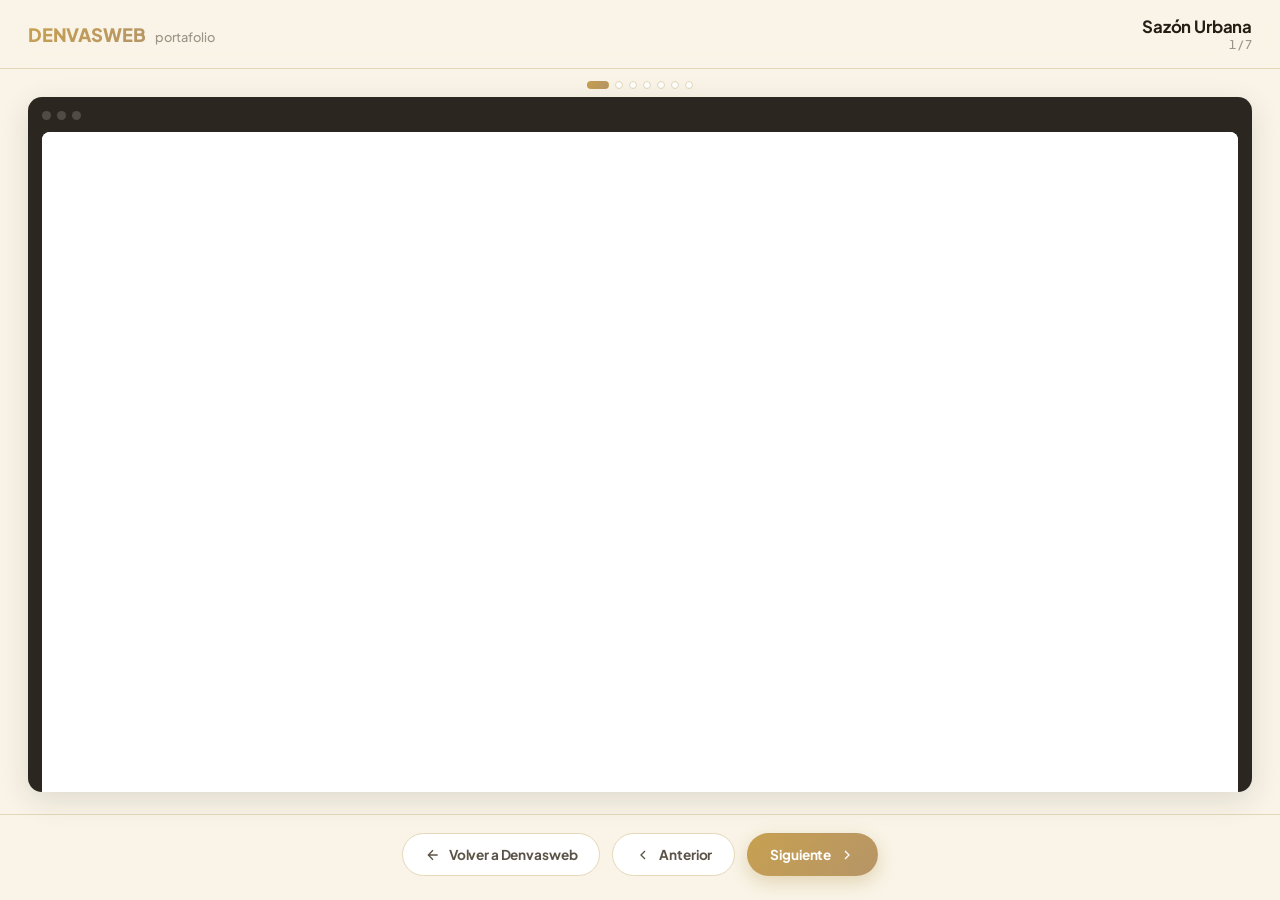
<file: portfolio/index.html>
<!DOCTYPE html>
<html lang="es">
<head>
<!-- Google tag (gtag.js) -->
<script async src="https://www.googletagmanager.com/gtag/js?id=G-FTLBBM3H6V"></script>
<script>
  window.dataLayer = window.dataLayer || [];
  function gtag(){dataLayer.push(arguments);}
  gtag('js', new Date());
  gtag('config', 'G-FTLBBM3H6V');
</script>
<meta charset="UTF-8">
<meta name="viewport" content="width=device-width, initial-scale=1.0">
<title>Denvasweb — Portafolio</title>
<link rel="preconnect" href="https://fonts.googleapis.com">
<link rel="preconnect" href="https://fonts.gstatic.com" crossorigin>
<link href="https://fonts.googleapis.com/css2?family=Plus+Jakarta+Sans:wght@400;500;600;700;800&display=swap" rel="stylesheet">
<style>
  :root{
    --ink: #241E15;
    --section-tint: #F2E4C0;
    --gold-pale: #EBE3B5;
    --gold: #A9822F;
    --gold-light: #C7A050;
    --gold-deep: #B69567;
    --off-white: #F9F4E7;
    --white: #FFFFFF;
    --text: #5B5347;
    --text-light: #9C9385;
    --border: #E4D8B8;
    --device-bezel: #2B2620;
    --radius: 14px;
    --radius-sm: 8px;
    --ease: cubic-bezier(.22,1,.36,1);
  }
  *{ box-sizing:border-box; }
  html,body{ height:100%; margin:0; }
  body{
    background: var(--off-white);
    color: var(--ink);
    font-family: 'Plus Jakarta Sans', sans-serif;
    display:flex;
    flex-direction:column;
    overflow:hidden;
  }
  @media (prefers-reduced-motion: reduce){
    *{ transition: none !important; animation: none !important; }
  }

  /* ---- Header ---- */
  header{
    display:flex;
    align-items:center;
    justify-content:space-between;
    padding: 16px 28px;
    border-bottom: 1px solid var(--border);
    background: rgba(249, 244, 231, 0.85);
    backdrop-filter: blur(10px);
    flex-shrink:0;
  }
  .brand{
    display:flex;
    align-items:baseline;
    gap:10px;
  }
  .brand .mark{
    font-weight:800;
    font-size:1.15rem;
    letter-spacing:-0.01em;
    text-transform:uppercase;
    background: linear-gradient(135deg, var(--gold-light), var(--gold-deep));
    -webkit-background-clip:text;
    background-clip:text;
    color:transparent;
  }
  .brand .sub{
    font-size:0.8rem;
    font-weight:500;
    color: var(--text-light);
  }
  .reel-info{
    text-align:right;
  }
  .reel-info .name{
    font-weight:700;
    font-size:1.05rem;
    letter-spacing:-0.01em;
    color: var(--ink);
  }
  .reel-info .count{
    font-size:0.75rem;
    font-weight:500;
    color: var(--text-light);
    font-variant-numeric: tabular-nums;
  }

  /* ---- Sprocket dots (signature element) ---- */
  .sprockets{
    display:flex;
    gap:6px;
    justify-content:center;
    padding: 12px 0 8px;
    background: var(--off-white);
    flex-shrink:0;
  }
  .sprockets button{
    width:8px; height:8px;
    border-radius:50%;
    border:1px solid var(--border);
    background: var(--white);
    padding:0;
    cursor:pointer;
    transition: all .3s var(--ease);
  }
  .sprockets button.active{
    background: linear-gradient(135deg, var(--gold-light), var(--gold-deep));
    border-color: transparent;
    width:22px;
    border-radius:5px;
  }

  /* ---- Viewer ---- */
  .viewer-wrap{
    flex:1;
    position:relative;
    padding: 0 28px 22px;
    min-height:0;
  }
  .viewer{
    position:relative;
    height:100%;
    border-radius: var(--radius);
    overflow:hidden;
    background: var(--device-bezel);
    padding: 14px 14px 0;
    display:flex;
    flex-direction:column;
    box-shadow: 0 8px 30px rgba(36,30,21,0.12);
  }
  .device-dots{
    display:flex;
    gap:6px;
    padding-bottom:12px;
    flex-shrink:0;
  }
  .device-dots span{
    width:9px; height:9px;
    border-radius:50%;
    background: rgba(249,244,231,0.18);
  }
  .screen{
    position:relative;
    flex:1;
    border-radius: var(--radius-sm) var(--radius-sm) 0 0;
    overflow:hidden;
    background: var(--white);
    min-height:0;
  }
  iframe{
    width:100%;
    height:100%;
    border:0;
    display:block;
    background:#fff;
  }
  .nav-edge{
    position:absolute;
    top:0; bottom:0;
    width:64px;
    display:flex;
    align-items:center;
    justify-content:center;
    background: transparent;
    border:0;
    cursor:pointer;
    color: var(--gold-deep);
    opacity:0;
    transition: opacity .2s var(--ease), background .2s var(--ease);
    z-index:2;
  }
  .screen:hover .nav-edge{ opacity:1; }
  .nav-edge:hover{ background: linear-gradient(90deg, rgba(36,30,21,0.06), transparent); }
  .nav-edge.right:hover{ background: linear-gradient(270deg, rgba(36,30,21,0.06), transparent); }
  .nav-edge.left{ left:0; }
  .nav-edge.right{ right:0; }
  .nav-edge svg{ width:26px; height:26px; }

  .loading{
    position:absolute; inset:0;
    display:flex; align-items:center; justify-content:center;
    color: var(--text-light);
    font-size:0.85rem;
    font-weight:500;
    background: var(--off-white);
    z-index:1;
  }
  .loading.hidden{ display:none; }

  /* ---- Bottom controls ---- */
  footer{
    display:flex;
    align-items:center;
    justify-content:center;
    gap:12px;
    padding: 18px 28px 24px;
    border-top: 1px solid var(--border);
    background: var(--off-white);
    flex-shrink:0;
  }
  .btn{
    font-family:'Plus Jakarta Sans', sans-serif;
    font-size:0.85rem;
    font-weight:700;
    letter-spacing:-0.01em;
    padding: 12px 22px;
    border-radius: 999px;
    border: 1px solid var(--border);
    background: var(--white);
    color: var(--text);
    cursor:pointer;
    display:flex;
    align-items:center;
    gap:8px;
    text-decoration:none;
    transition: transform .25s var(--ease), border-color .25s var(--ease), color .25s var(--ease), box-shadow .25s var(--ease);
  }
  .btn:hover{
    border-color: var(--gold-light);
    color: var(--gold-deep);
    transform: translateY(-2px);
  }
  .btn:active{ transform: translateY(0); }
  .btn.primary{
    background: linear-gradient(135deg, var(--gold-light), var(--gold-deep));
    border-color: transparent;
    color: var(--white);
    box-shadow: 0 6px 18px rgba(169,130,47,0.28);
  }
  .btn.primary:hover{
    color: var(--white);
    box-shadow: 0 10px 24px rgba(169,130,47,0.36);
  }
  .btn svg{ width:16px; height:16px; }

  @media (max-width: 640px){
    header{ padding: 14px 16px; }
    .brand .sub{ display:none; }
    .viewer-wrap{ padding: 0 14px 16px; }
    footer{ flex-wrap:wrap; padding: 16px 14px 20px; gap:10px; }
    .btn{ padding: 11px 18px; font-size:0.8rem; }
    .nav-edge{ opacity:1; width:44px; }
  }
</style>
</head>
<body>

<header>
  <div class="brand">
    <span class="mark">DENVASWEB</span>
    <span class="sub">portafolio</span>
  </div>
  <div class="reel-info">
    <div class="name" id="projectName">—</div>
    <div class="count" id="projectCount">— / —</div>
  </div>
</header>

<div class="sprockets" id="sprockets"></div>

<div class="viewer-wrap">
  <div class="viewer">
    <div class="device-dots"><span></span><span></span><span></span></div>
    <div class="screen">
      <div class="loading" id="loading">Cargando sitio…</div>
      <button class="nav-edge left" id="edgePrev" aria-label="Proyecto anterior">
        <svg viewBox="0 0 24 24" fill="none" stroke="currentColor" stroke-width="2"><path d="M15 18l-6-6 6-6"/></svg>
      </button>
      <iframe id="frame" title="Vista previa del proyecto"></iframe>
      <button class="nav-edge right" id="edgeNext" aria-label="Proyecto siguiente">
        <svg viewBox="0 0 24 24" fill="none" stroke="currentColor" stroke-width="2"><path d="M9 18l6-6-6-6"/></svg>
      </button>
    </div>
  </div>
</div>

<footer>
  <a class="btn" href="https://denvasweb.com" id="backBtn">
    <svg viewBox="0 0 24 24" fill="none" stroke="currentColor" stroke-width="2"><path d="M19 12H5M12 19l-7-7 7-7"/></svg>
    Volver a Denvasweb
  </a>
  <button class="btn" id="prevBtn">
    <svg viewBox="0 0 24 24" fill="none" stroke="currentColor" stroke-width="2"><path d="M15 18l-6-6 6-6"/></svg>
    Anterior
  </button>
  <button class="btn primary" id="nextBtn">
    Siguiente
    <svg viewBox="0 0 24 24" fill="none" stroke="currentColor" stroke-width="2"><path d="M9 18l6-6-6-6"/></svg>
  </button>
</footer>

<script>
  // ============================================
  // LISTA DE PROYECTOS
  // Para agregar uno nuevo: copia una línea y
  // cambia el nombre y el link. Guarda, sube a
  // GitHub Desktop y listo — Netlify lo despliega.
  // ============================================
  const PROJECTS = [
    { name: "Sazón Urbana",         url: "https://sazon-urbana.netlify.app/" },
    { name: "Aldrich & Co.",        url: "https://project-aldrich.netlify.app/" },
    { name: "SteelCrest Roofing",   url: "https://steelcrest-roofing.netlify.app/" },
    { name: "Ironwood",             url: "https://project-ironwood.netlify.app/" },
    { name: "Pristine Pro",         url: "https://pristine-pro.netlify.app/" },
    { name: "24 Hours Cleaning",    url: "https://24hourscleaningservices.com/" },
    { name: "Landscaping Demo",     url: "https://landscaping-demo1.netlify.app/" },
  ];

  let current = 0;
  const frame = document.getElementById('frame');
  const loading = document.getElementById('loading');
  const projectName = document.getElementById('projectName');
  const projectCount = document.getElementById('projectCount');
  const sprockets = document.getElementById('sprockets');

  function buildSprockets(){
    sprockets.innerHTML = '';
    PROJECTS.forEach((p, i) => {
      const b = document.createElement('button');
      b.setAttribute('aria-label', 'Ir a ' + p.name);
      b.addEventListener('click', () => goTo(i));
      sprockets.appendChild(b);
    });
  }

  function render(){
    const p = PROJECTS[current];
    loading.classList.remove('hidden');
    frame.src = p.url;
    projectName.textContent = p.name;
    projectCount.textContent = (current + 1) + ' / ' + PROJECTS.length;
    [...sprockets.children].forEach((el, i) => {
      el.classList.toggle('active', i === current);
    });
  }

  frame.addEventListener('load', () => loading.classList.add('hidden'));

  function goTo(i){
    current = (i + PROJECTS.length) % PROJECTS.length;
    render();
  }
  function next(){ goTo(current + 1); }
  function prev(){ goTo(current - 1); }

  document.getElementById('nextBtn').addEventListener('click', next);
  document.getElementById('prevBtn').addEventListener('click', prev);
  document.getElementById('edgeNext').addEventListener('click', next);
  document.getElementById('edgePrev').addEventListener('click', prev);

  document.addEventListener('keydown', (e) => {
    if (e.key === 'ArrowRight') next();
    if (e.key === 'ArrowLeft') prev();
  });

  buildSprockets();
  render();
</script>

</body>
</html>
</file>
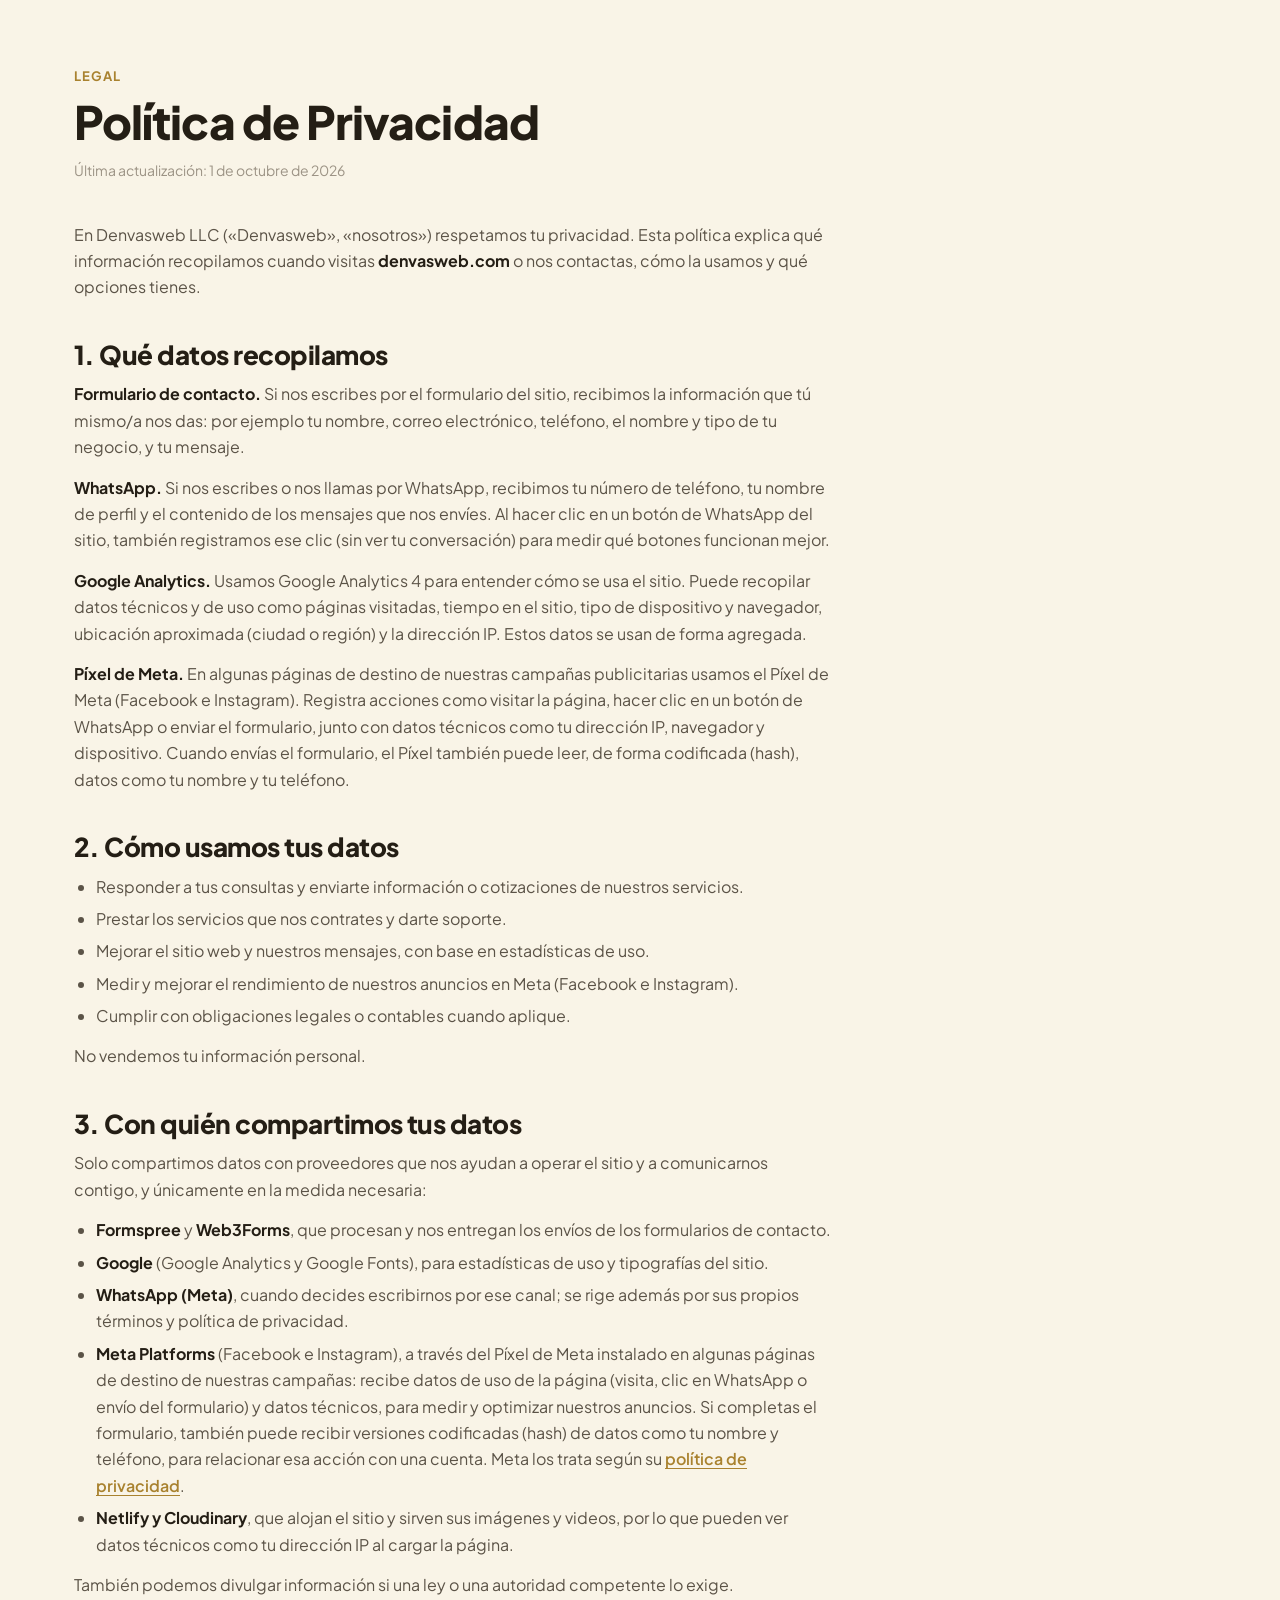
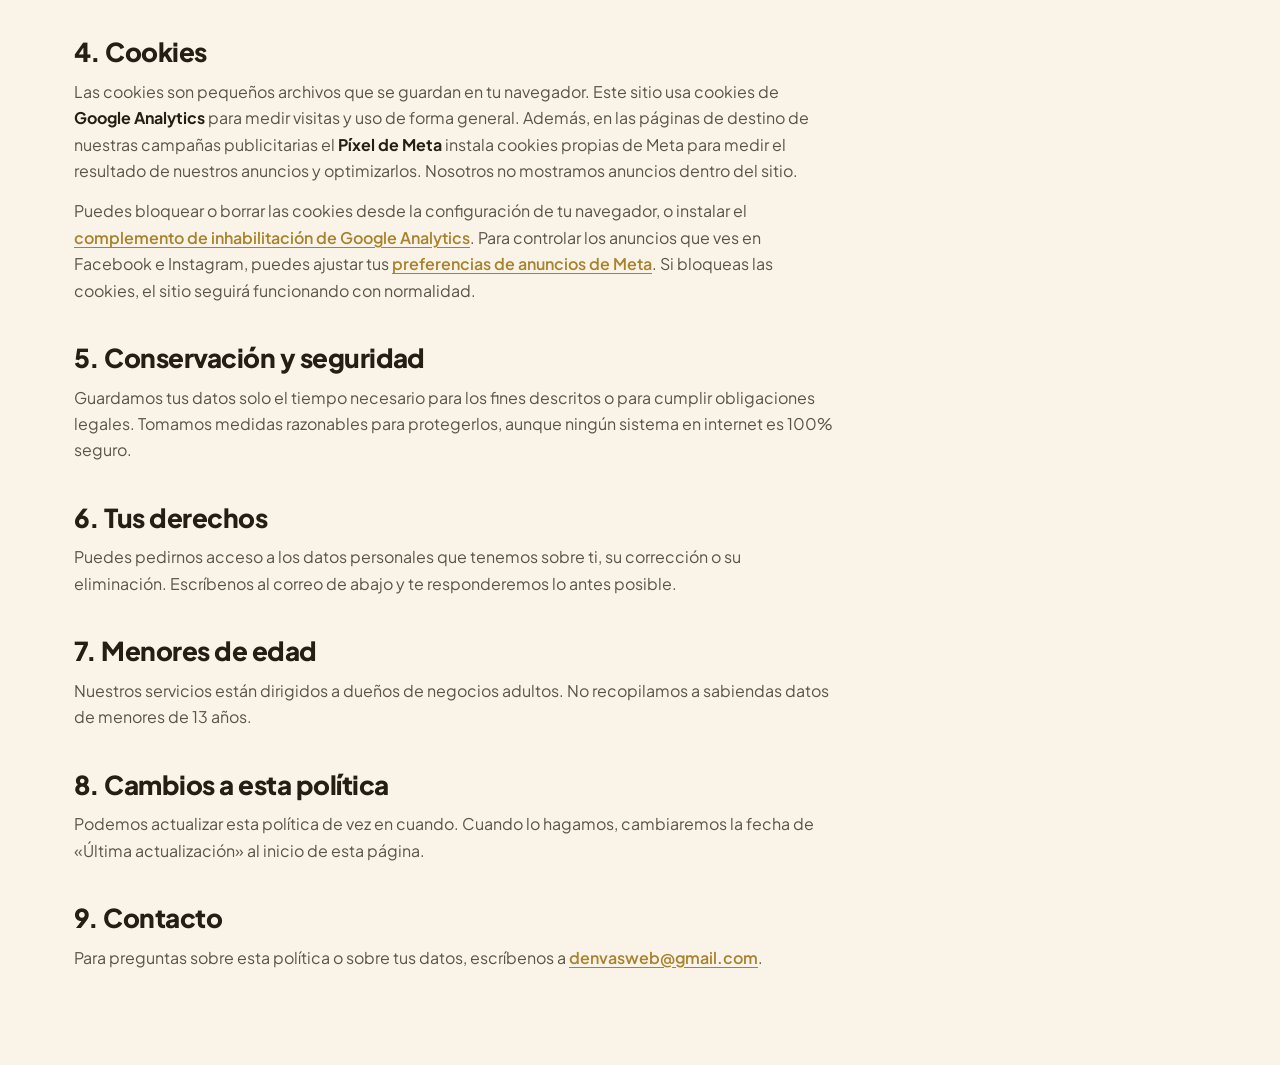
<file: privacidad/index.html>
<!DOCTYPE html>
<html lang="es">
<head>
<!-- Google tag (gtag.js) -->
<script async src="https://www.googletagmanager.com/gtag/js?id=G-FTLBBM3H6V"></script>
<script>
  window.dataLayer = window.dataLayer || [];
  function gtag(){dataLayer.push(arguments);}
  gtag('js', new Date());
  gtag('config', 'G-FTLBBM3H6V');
</script>
<meta charset="UTF-8">
<meta name="viewport" content="width=device-width, initial-scale=1.0">
<title>Política de Privacidad — Denvasweb</title>
<meta name="description" content="Política de Privacidad de Denvasweb: qué datos recopilamos, cómo los usamos, con quién los compartimos y cómo contactarnos sobre tus datos.">
<link rel="canonical" href="https://denvasweb.com/privacidad">

<meta property="og:type" content="website">
<meta property="og:site_name" content="Denvasweb">
<meta property="og:title" content="Política de Privacidad — Denvasweb">
<meta property="og:description" content="Cómo Denvasweb recopila, usa y protege tus datos personales.">
<meta property="og:url" content="https://denvasweb.com/privacidad">
<meta property="og:image" content="https://res.cloudinary.com/kat6qihq/image/upload/v1788154947/og-cover.webp">

<link rel="icon" href="/images/favicon.svg" type="image/svg+xml">
<link rel="preconnect" href="https://fonts.googleapis.com">
<link rel="preconnect" href="https://fonts.gstatic.com" crossorigin>
<link href="https://fonts.googleapis.com/css2?family=Plus+Jakarta+Sans:wght@400;500;600;700;800&display=swap" rel="stylesheet">
<link rel="stylesheet" href="/style.css">

<style>
  /* Solo para esta página de texto legal */
  .legal { padding: 64px 0 80px; }
  .legal-inner { max-width: 760px; }
  .legal h1 { font-size: clamp(32px, 5vw, 46px); margin-bottom: 12px; }
  .legal .legal-updated { color: var(--text-light); font-size: 14px; margin-bottom: 40px; }
  .legal h2 { font-size: clamp(21px, 2.6vw, 26px); margin: 40px 0 12px; }
  .legal p { margin-bottom: 14px; }
  .legal ul { list-style: disc; padding-left: 22px; margin-bottom: 14px; }
  .legal li { line-height: 1.65; margin-bottom: 6px; }
  .legal strong { color: var(--ink); }
  .legal a { color: var(--gold); font-weight: 600; text-decoration: underline; text-underline-offset: 3px; }
  .legal a:hover { color: var(--gold-light); }
</style>
</head>
<body>

<div class="noise-overlay" aria-hidden="true"></div>

<!-- HEADER -->
<!-- INCLUDE:navbar -->

<main>
  <section class="legal">
    <div class="container">
      <div class="legal-inner">

        <span class="eyebrow">Legal</span>
        <h1>Política de Privacidad</h1>
        <p class="legal-updated">Última actualización: 1 de octubre de 2026</p>

        <p>En Denvasweb LLC («Denvasweb», «nosotros») respetamos tu privacidad. Esta política explica qué información recopilamos cuando visitas <strong>denvasweb.com</strong> o nos contactas, cómo la usamos y qué opciones tienes.</p>

        <h2>1. Qué datos recopilamos</h2>
        <p><strong>Formulario de contacto.</strong> Si nos escribes por el formulario del sitio, recibimos la información que tú mismo/a nos das: por ejemplo tu nombre, correo electrónico, teléfono, el nombre y tipo de tu negocio, y tu mensaje.</p>
        <p><strong>WhatsApp.</strong> Si nos escribes o nos llamas por WhatsApp, recibimos tu número de teléfono, tu nombre de perfil y el contenido de los mensajes que nos envíes. Al hacer clic en un botón de WhatsApp del sitio, también registramos ese clic (sin ver tu conversación) para medir qué botones funcionan mejor.</p>
        <p><strong>Google Analytics.</strong> Usamos Google Analytics 4 para entender cómo se usa el sitio. Puede recopilar datos técnicos y de uso como páginas visitadas, tiempo en el sitio, tipo de dispositivo y navegador, ubicación aproximada (ciudad o región) y la dirección IP. Estos datos se usan de forma agregada.</p>
        <p><strong>Píxel de Meta.</strong> En algunas páginas de destino de nuestras campañas publicitarias usamos el Píxel de Meta (Facebook e Instagram). Registra acciones como visitar la página, hacer clic en un botón de WhatsApp o enviar el formulario, junto con datos técnicos como tu dirección IP, navegador y dispositivo. Cuando envías el formulario, el Píxel también puede leer, de forma codificada (hash), datos como tu nombre y tu teléfono.</p>

        <h2>2. Cómo usamos tus datos</h2>
        <ul>
          <li>Responder a tus consultas y enviarte información o cotizaciones de nuestros servicios.</li>
          <li>Prestar los servicios que nos contrates y darte soporte.</li>
          <li>Mejorar el sitio web y nuestros mensajes, con base en estadísticas de uso.</li>
          <li>Medir y mejorar el rendimiento de nuestros anuncios en Meta (Facebook e Instagram).</li>
          <li>Cumplir con obligaciones legales o contables cuando aplique.</li>
        </ul>
        <p>No vendemos tu información personal.</p>

        <h2>3. Con quién compartimos tus datos</h2>
        <p>Solo compartimos datos con proveedores que nos ayudan a operar el sitio y a comunicarnos contigo, y únicamente en la medida necesaria:</p>
        <ul>
          <li><strong>Formspree</strong> y <strong>Web3Forms</strong>, que procesan y nos entregan los envíos de los formularios de contacto.</li>
          <li><strong>Google</strong> (Google Analytics y Google Fonts), para estadísticas de uso y tipografías del sitio.</li>
          <li><strong>WhatsApp (Meta)</strong>, cuando decides escribirnos por ese canal; se rige además por sus propios términos y política de privacidad.</li>
          <li><strong>Meta Platforms</strong> (Facebook e Instagram), a través del Píxel de Meta instalado en algunas páginas de destino de nuestras campañas: recibe datos de uso de la página (visita, clic en WhatsApp o envío del formulario) y datos técnicos, para medir y optimizar nuestros anuncios. Si completas el formulario, también puede recibir versiones codificadas (hash) de datos como tu nombre y teléfono, para relacionar esa acción con una cuenta. Meta los trata según su <a href="https://www.facebook.com/privacy/policy/" target="_blank" rel="noopener">política de privacidad</a>.</li>
          <li><strong>Netlify y Cloudinary</strong>, que alojan el sitio y sirven sus imágenes y videos, por lo que pueden ver datos técnicos como tu dirección IP al cargar la página.</li>
        </ul>
        <p>También podemos divulgar información si una ley o una autoridad competente lo exige.</p>

        <h2>4. Cookies</h2>
        <p>Las cookies son pequeños archivos que se guardan en tu navegador. Este sitio usa cookies de <strong>Google Analytics</strong> para medir visitas y uso de forma general. Además, en las páginas de destino de nuestras campañas publicitarias el <strong>Píxel de Meta</strong> instala cookies propias de Meta para medir el resultado de nuestros anuncios y optimizarlos. Nosotros no mostramos anuncios dentro del sitio.</p>
        <p>Puedes bloquear o borrar las cookies desde la configuración de tu navegador, o instalar el <a href="https://tools.google.com/dlpage/gaoptout" target="_blank" rel="noopener">complemento de inhabilitación de Google Analytics</a>. Para controlar los anuncios que ves en Facebook e Instagram, puedes ajustar tus <a href="https://www.facebook.com/adpreferences/" target="_blank" rel="noopener">preferencias de anuncios de Meta</a>. Si bloqueas las cookies, el sitio seguirá funcionando con normalidad.</p>

        <h2>5. Conservación y seguridad</h2>
        <p>Guardamos tus datos solo el tiempo necesario para los fines descritos o para cumplir obligaciones legales. Tomamos medidas razonables para protegerlos, aunque ningún sistema en internet es 100% seguro.</p>

        <h2>6. Tus derechos</h2>
        <p>Puedes pedirnos acceso a los datos personales que tenemos sobre ti, su corrección o su eliminación. Escríbenos al correo de abajo y te responderemos lo antes posible.</p>

        <h2>7. Menores de edad</h2>
        <p>Nuestros servicios están dirigidos a dueños de negocios adultos. No recopilamos a sabiendas datos de menores de 13 años.</p>

        <h2>8. Cambios a esta política</h2>
        <p>Podemos actualizar esta política de vez en cuando. Cuando lo hagamos, cambiaremos la fecha de «Última actualización» al inicio de esta página.</p>

        <h2>9. Contacto</h2>
        <p>Para preguntas sobre esta política o sobre tus datos, escríbenos a <a href="mailto:denvasweb@gmail.com">denvasweb@gmail.com</a>.</p>

      </div>
    </div>
  </section>
</main>

<!-- FOOTER -->
<!-- INCLUDE:footer -->

<script src="/script.js"></script>
<script>
  // Evento GA4: clic en cualquier enlace de WhatsApp (wa.me)
  document.addEventListener('click', function(e){
    const link = e.target.closest('a[href*="wa.me"]');
    if (link && typeof gtag === 'function') {
      gtag('event', 'click_whatsapp', {
        link_url: link.href,
        page_location: window.location.href
      });
    }
  });
</script>
</body>
</html>
</file>
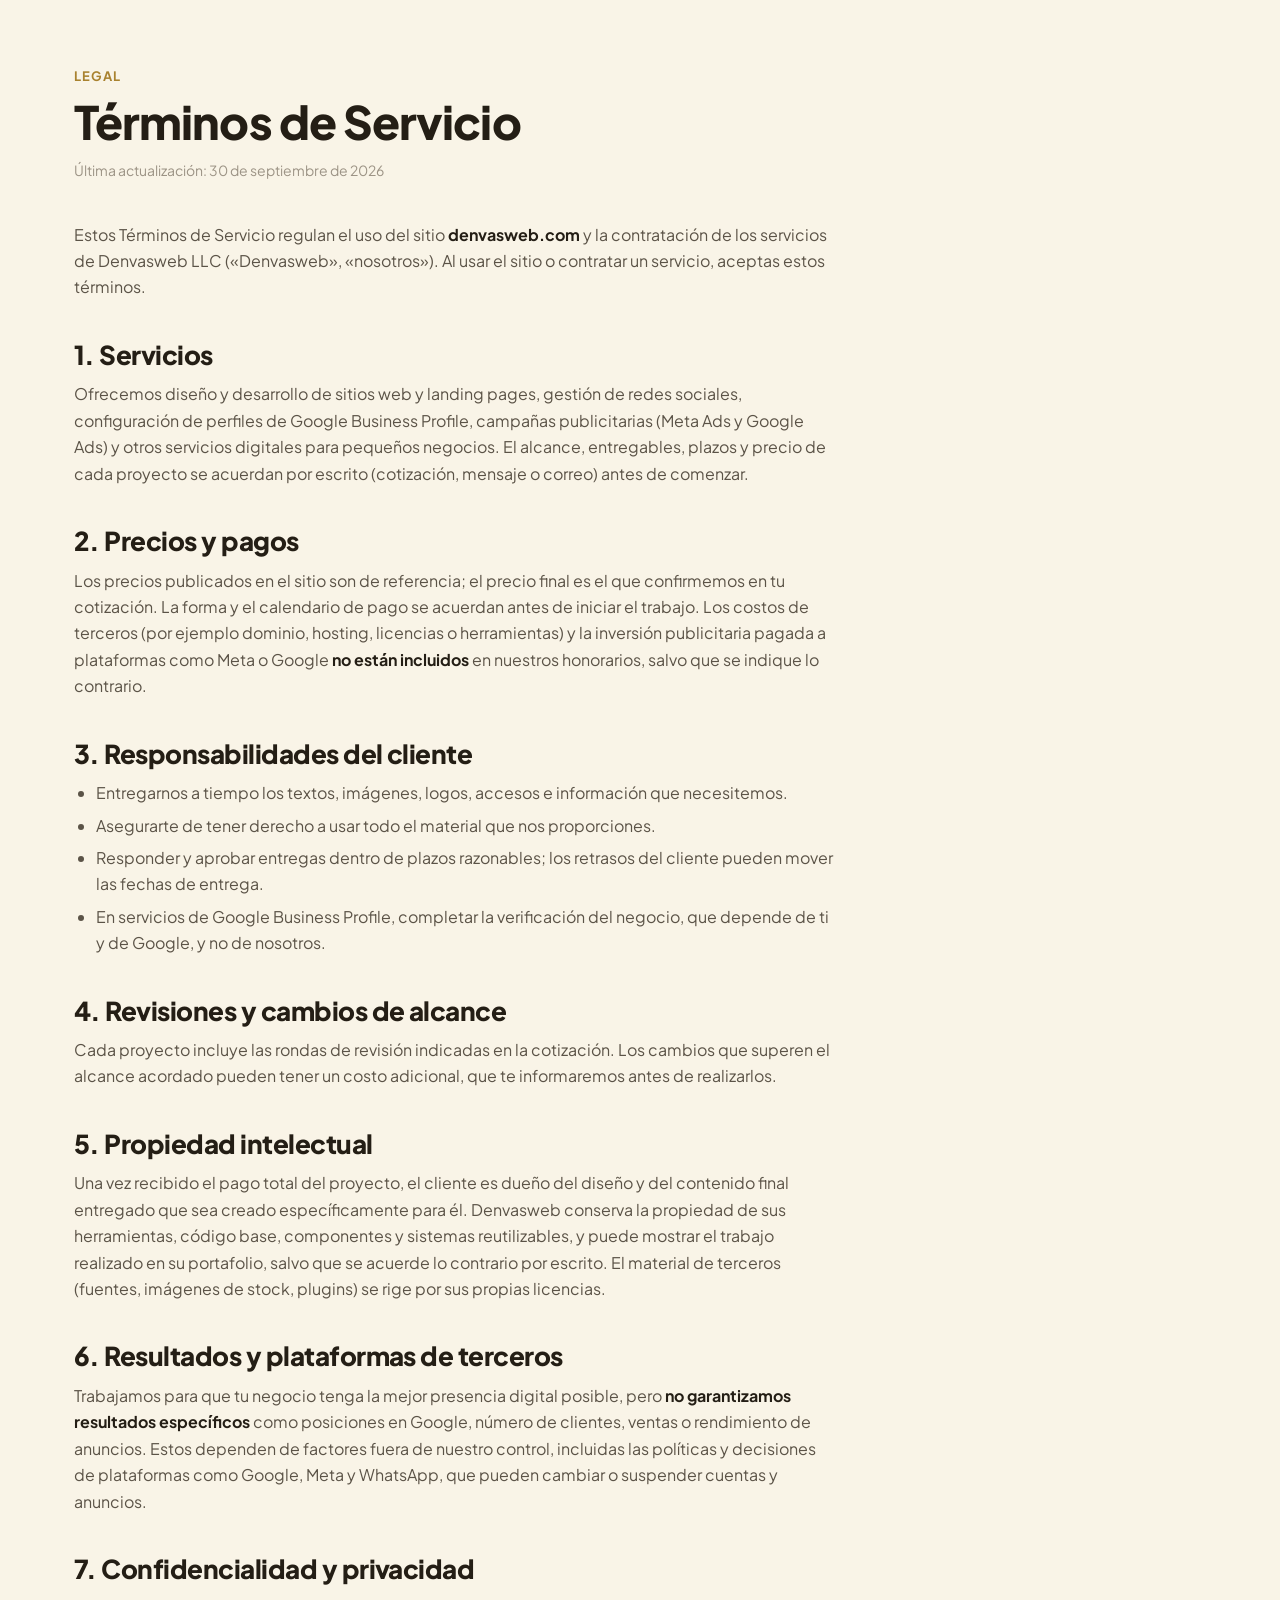
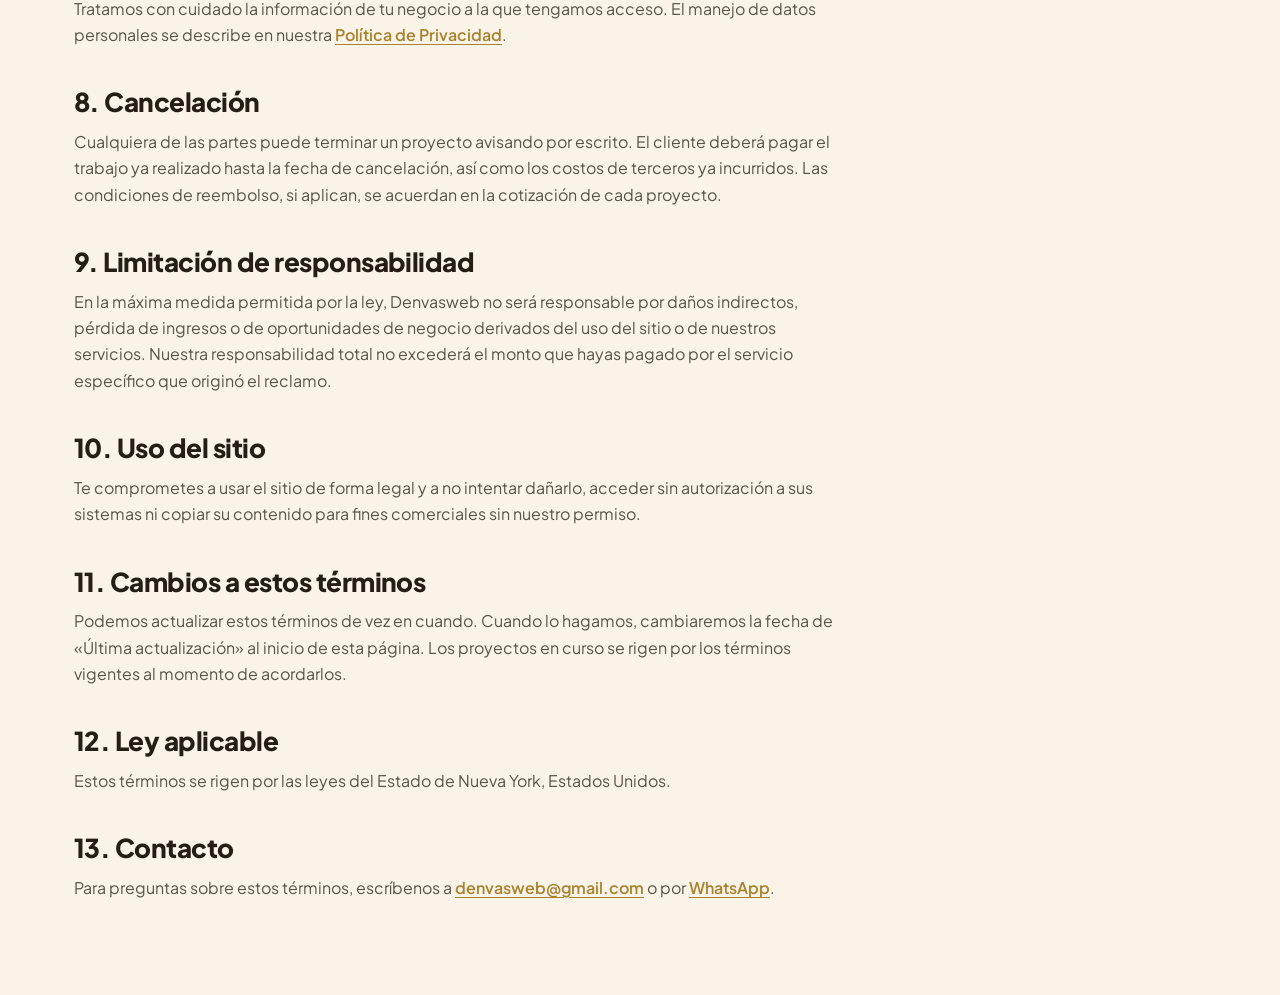
<file: terminos/index.html>
<!DOCTYPE html>
<html lang="es">
<head>
<!-- Google tag (gtag.js) -->
<script async src="https://www.googletagmanager.com/gtag/js?id=G-FTLBBM3H6V"></script>
<script>
  window.dataLayer = window.dataLayer || [];
  function gtag(){dataLayer.push(arguments);}
  gtag('js', new Date());
  gtag('config', 'G-FTLBBM3H6V');
</script>
<meta charset="UTF-8">
<meta name="viewport" content="width=device-width, initial-scale=1.0">
<title>Términos de Servicio — Denvasweb</title>
<meta name="description" content="Términos de Servicio de Denvasweb: condiciones de contratación, pagos, revisiones, propiedad intelectual y responsabilidades.">
<link rel="canonical" href="https://denvasweb.com/terminos">

<meta property="og:type" content="website">
<meta property="og:site_name" content="Denvasweb">
<meta property="og:title" content="Términos de Servicio — Denvasweb">
<meta property="og:description" content="Condiciones para usar el sitio y contratar los servicios de Denvasweb.">
<meta property="og:url" content="https://denvasweb.com/terminos">
<meta property="og:image" content="https://res.cloudinary.com/kat6qihq/image/upload/v1788154947/og-cover.webp">

<link rel="icon" href="/images/favicon.svg" type="image/svg+xml">
<link rel="preconnect" href="https://fonts.googleapis.com">
<link rel="preconnect" href="https://fonts.gstatic.com" crossorigin>
<link href="https://fonts.googleapis.com/css2?family=Plus+Jakarta+Sans:wght@400;500;600;700;800&display=swap" rel="stylesheet">
<link rel="stylesheet" href="/style.css">

<style>
  /* Solo para esta página de texto legal */
  .legal { padding: 64px 0 80px; }
  .legal-inner { max-width: 760px; }
  .legal h1 { font-size: clamp(32px, 5vw, 46px); margin-bottom: 12px; }
  .legal .legal-updated { color: var(--text-light); font-size: 14px; margin-bottom: 40px; }
  .legal h2 { font-size: clamp(21px, 2.6vw, 26px); margin: 40px 0 12px; }
  .legal p { margin-bottom: 14px; }
  .legal ul { list-style: disc; padding-left: 22px; margin-bottom: 14px; }
  .legal li { line-height: 1.65; margin-bottom: 6px; }
  .legal strong { color: var(--ink); }
  .legal a { color: var(--gold); font-weight: 600; text-decoration: underline; text-underline-offset: 3px; }
  .legal a:hover { color: var(--gold-light); }
</style>
</head>
<body>

<div class="noise-overlay" aria-hidden="true"></div>

<!-- HEADER -->
<!-- INCLUDE:navbar -->

<main>
  <section class="legal">
    <div class="container">
      <div class="legal-inner">

        <span class="eyebrow">Legal</span>
        <h1>Términos de Servicio</h1>
        <p class="legal-updated">Última actualización: 30 de septiembre de 2026</p>

        <p>Estos Términos de Servicio regulan el uso del sitio <strong>denvasweb.com</strong> y la contratación de los servicios de Denvasweb LLC («Denvasweb», «nosotros»). Al usar el sitio o contratar un servicio, aceptas estos términos.</p>

        <h2>1. Servicios</h2>
        <p>Ofrecemos diseño y desarrollo de sitios web y landing pages, gestión de redes sociales, configuración de perfiles de Google Business Profile, campañas publicitarias (Meta Ads y Google Ads) y otros servicios digitales para pequeños negocios. El alcance, entregables, plazos y precio de cada proyecto se acuerdan por escrito (cotización, mensaje o correo) antes de comenzar.</p>

        <h2>2. Precios y pagos</h2>
        <p>Los precios publicados en el sitio son de referencia; el precio final es el que confirmemos en tu cotización. La forma y el calendario de pago se acuerdan antes de iniciar el trabajo. Los costos de terceros (por ejemplo dominio, hosting, licencias o herramientas) y la inversión publicitaria pagada a plataformas como Meta o Google <strong>no están incluidos</strong> en nuestros honorarios, salvo que se indique lo contrario.</p>

        <h2>3. Responsabilidades del cliente</h2>
        <ul>
          <li>Entregarnos a tiempo los textos, imágenes, logos, accesos e información que necesitemos.</li>
          <li>Asegurarte de tener derecho a usar todo el material que nos proporciones.</li>
          <li>Responder y aprobar entregas dentro de plazos razonables; los retrasos del cliente pueden mover las fechas de entrega.</li>
          <li>En servicios de Google Business Profile, completar la verificación del negocio, que depende de ti y de Google, y no de nosotros.</li>
        </ul>

        <h2>4. Revisiones y cambios de alcance</h2>
        <p>Cada proyecto incluye las rondas de revisión indicadas en la cotización. Los cambios que superen el alcance acordado pueden tener un costo adicional, que te informaremos antes de realizarlos.</p>

        <h2>5. Propiedad intelectual</h2>
        <p>Una vez recibido el pago total del proyecto, el cliente es dueño del diseño y del contenido final entregado que sea creado específicamente para él. Denvasweb conserva la propiedad de sus herramientas, código base, componentes y sistemas reutilizables, y puede mostrar el trabajo realizado en su portafolio, salvo que se acuerde lo contrario por escrito. El material de terceros (fuentes, imágenes de stock, plugins) se rige por sus propias licencias.</p>

        <h2>6. Resultados y plataformas de terceros</h2>
        <p>Trabajamos para que tu negocio tenga la mejor presencia digital posible, pero <strong>no garantizamos resultados específicos</strong> como posiciones en Google, número de clientes, ventas o rendimiento de anuncios. Estos dependen de factores fuera de nuestro control, incluidas las políticas y decisiones de plataformas como Google, Meta y WhatsApp, que pueden cambiar o suspender cuentas y anuncios.</p>

        <h2>7. Confidencialidad y privacidad</h2>
        <p>Tratamos con cuidado la información de tu negocio a la que tengamos acceso. El manejo de datos personales se describe en nuestra <a href="/privacidad">Política de Privacidad</a>.</p>

        <h2>8. Cancelación</h2>
        <p>Cualquiera de las partes puede terminar un proyecto avisando por escrito. El cliente deberá pagar el trabajo ya realizado hasta la fecha de cancelación, así como los costos de terceros ya incurridos. Las condiciones de reembolso, si aplican, se acuerdan en la cotización de cada proyecto.</p>

        <h2>9. Limitación de responsabilidad</h2>
        <p>En la máxima medida permitida por la ley, Denvasweb no será responsable por daños indirectos, pérdida de ingresos o de oportunidades de negocio derivados del uso del sitio o de nuestros servicios. Nuestra responsabilidad total no excederá el monto que hayas pagado por el servicio específico que originó el reclamo.</p>

        <h2>10. Uso del sitio</h2>
        <p>Te comprometes a usar el sitio de forma legal y a no intentar dañarlo, acceder sin autorización a sus sistemas ni copiar su contenido para fines comerciales sin nuestro permiso.</p>

        <h2>11. Cambios a estos términos</h2>
        <p>Podemos actualizar estos términos de vez en cuando. Cuando lo hagamos, cambiaremos la fecha de «Última actualización» al inicio de esta página. Los proyectos en curso se rigen por los términos vigentes al momento de acordarlos.</p>

        <h2>12. Ley aplicable</h2>
        <p>Estos términos se rigen por las leyes del Estado de Nueva York, Estados Unidos.</p>

        <h2>13. Contacto</h2>
        <p>Para preguntas sobre estos términos, escríbenos a <a href="mailto:denvasweb@gmail.com">denvasweb@gmail.com</a> o por <a href="https://wa.me/19177423657" target="_blank" rel="noopener">WhatsApp</a>.</p>

      </div>
    </div>
  </section>
</main>

<!-- FOOTER -->
<!-- INCLUDE:footer -->

<script src="/script.js"></script>
<script>
  // Evento GA4: clic en cualquier enlace de WhatsApp (wa.me)
  document.addEventListener('click', function(e){
    const link = e.target.closest('a[href*="wa.me"]');
    if (link && typeof gtag === 'function') {
      gtag('event', 'click_whatsapp', {
        link_url: link.href,
        page_location: window.location.href
      });
    }
  });
</script>
</body>
</html>
</file>
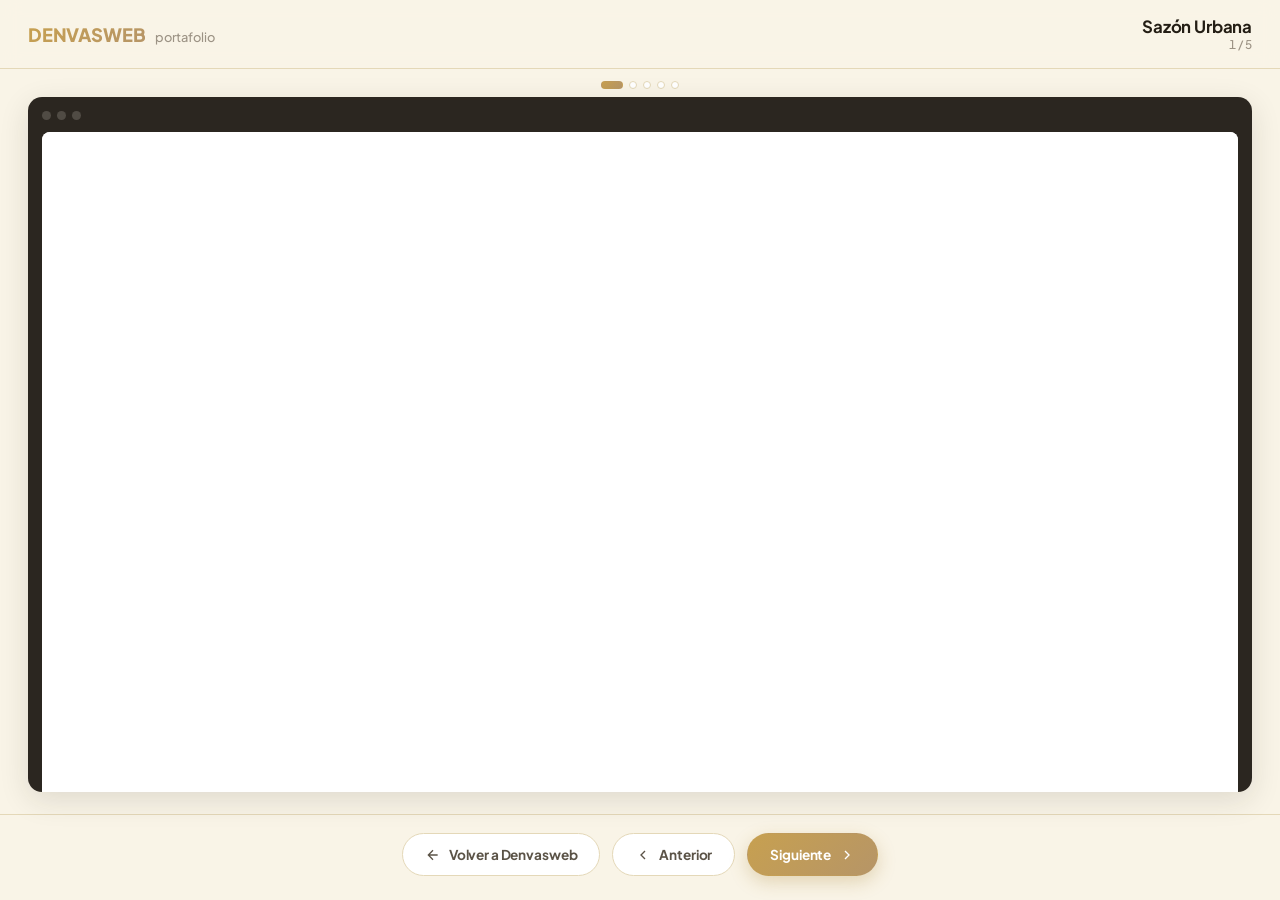
<file: portfolio/index.html.html>
<!DOCTYPE html>
<html lang="es">
<head>
<meta charset="UTF-8">
<meta name="viewport" content="width=device-width, initial-scale=1.0">
<title>Denvasweb — Portafolio</title>
<link rel="preconnect" href="https://fonts.googleapis.com">
<link rel="preconnect" href="https://fonts.gstatic.com" crossorigin>
<link href="https://fonts.googleapis.com/css2?family=Plus+Jakarta+Sans:wght@400;500;600;700;800&display=swap" rel="stylesheet">
<style>
  :root{
    --ink: #241E15;
    --section-tint: #F2E4C0;
    --gold-pale: #EBE3B5;
    --gold: #A9822F;
    --gold-light: #C7A050;
    --gold-deep: #B69567;
    --off-white: #F9F4E7;
    --white: #FFFFFF;
    --text: #5B5347;
    --text-light: #9C9385;
    --border: #E4D8B8;
    --device-bezel: #2B2620;
    --radius: 14px;
    --radius-sm: 8px;
    --ease: cubic-bezier(.22,1,.36,1);
  }
  *{ box-sizing:border-box; }
  html,body{ height:100%; margin:0; }
  body{
    background: var(--off-white);
    color: var(--ink);
    font-family: 'Plus Jakarta Sans', sans-serif;
    display:flex;
    flex-direction:column;
    overflow:hidden;
  }
  @media (prefers-reduced-motion: reduce){
    *{ transition: none !important; animation: none !important; }
  }

  /* ---- Header ---- */
  header{
    display:flex;
    align-items:center;
    justify-content:space-between;
    padding: 16px 28px;
    border-bottom: 1px solid var(--border);
    background: rgba(249, 244, 231, 0.85);
    backdrop-filter: blur(10px);
    flex-shrink:0;
  }
  .brand{
    display:flex;
    align-items:baseline;
    gap:10px;
  }
  .brand .mark{
    font-weight:800;
    font-size:1.15rem;
    letter-spacing:-0.01em;
    text-transform:uppercase;
    background: linear-gradient(135deg, var(--gold-light), var(--gold-deep));
    -webkit-background-clip:text;
    background-clip:text;
    color:transparent;
  }
  .brand .sub{
    font-size:0.8rem;
    font-weight:500;
    color: var(--text-light);
  }
  .reel-info{
    text-align:right;
  }
  .reel-info .name{
    font-weight:700;
    font-size:1.05rem;
    letter-spacing:-0.01em;
    color: var(--ink);
  }
  .reel-info .count{
    font-size:0.75rem;
    font-weight:500;
    color: var(--text-light);
    font-variant-numeric: tabular-nums;
  }

  /* ---- Sprocket dots (signature element) ---- */
  .sprockets{
    display:flex;
    gap:6px;
    justify-content:center;
    padding: 12px 0 8px;
    background: var(--off-white);
    flex-shrink:0;
  }
  .sprockets button{
    width:8px; height:8px;
    border-radius:50%;
    border:1px solid var(--border);
    background: var(--white);
    padding:0;
    cursor:pointer;
    transition: all .3s var(--ease);
  }
  .sprockets button.active{
    background: linear-gradient(135deg, var(--gold-light), var(--gold-deep));
    border-color: transparent;
    width:22px;
    border-radius:5px;
  }

  /* ---- Viewer ---- */
  .viewer-wrap{
    flex:1;
    position:relative;
    padding: 0 28px 22px;
    min-height:0;
  }
  .viewer{
    position:relative;
    height:100%;
    border-radius: var(--radius);
    overflow:hidden;
    background: var(--device-bezel);
    padding: 14px 14px 0;
    display:flex;
    flex-direction:column;
    box-shadow: 0 8px 30px rgba(36,30,21,0.12);
  }
  .device-dots{
    display:flex;
    gap:6px;
    padding-bottom:12px;
    flex-shrink:0;
  }
  .device-dots span{
    width:9px; height:9px;
    border-radius:50%;
    background: rgba(249,244,231,0.18);
  }
  .screen{
    position:relative;
    flex:1;
    border-radius: var(--radius-sm) var(--radius-sm) 0 0;
    overflow:hidden;
    background: var(--white);
    min-height:0;
  }
  iframe{
    width:100%;
    height:100%;
    border:0;
    display:block;
    background:#fff;
  }
  .nav-edge{
    position:absolute;
    top:0; bottom:0;
    width:64px;
    display:flex;
    align-items:center;
    justify-content:center;
    background: transparent;
    border:0;
    cursor:pointer;
    color: var(--gold-deep);
    opacity:0;
    transition: opacity .2s var(--ease), background .2s var(--ease);
    z-index:2;
  }
  .screen:hover .nav-edge{ opacity:1; }
  .nav-edge:hover{ background: linear-gradient(90deg, rgba(36,30,21,0.06), transparent); }
  .nav-edge.right:hover{ background: linear-gradient(270deg, rgba(36,30,21,0.06), transparent); }
  .nav-edge.left{ left:0; }
  .nav-edge.right{ right:0; }
  .nav-edge svg{ width:26px; height:26px; }

  .loading{
    position:absolute; inset:0;
    display:flex; align-items:center; justify-content:center;
    color: var(--text-light);
    font-size:0.85rem;
    font-weight:500;
    background: var(--off-white);
    z-index:1;
  }
  .loading.hidden{ display:none; }

  /* ---- Bottom controls ---- */
  footer{
    display:flex;
    align-items:center;
    justify-content:center;
    gap:12px;
    padding: 18px 28px 24px;
    border-top: 1px solid var(--border);
    background: var(--off-white);
    flex-shrink:0;
  }
  .btn{
    font-family:'Plus Jakarta Sans', sans-serif;
    font-size:0.85rem;
    font-weight:700;
    letter-spacing:-0.01em;
    padding: 12px 22px;
    border-radius: 999px;
    border: 1px solid var(--border);
    background: var(--white);
    color: var(--text);
    cursor:pointer;
    display:flex;
    align-items:center;
    gap:8px;
    text-decoration:none;
    transition: transform .25s var(--ease), border-color .25s var(--ease), color .25s var(--ease), box-shadow .25s var(--ease);
  }
  .btn:hover{
    border-color: var(--gold-light);
    color: var(--gold-deep);
    transform: translateY(-2px);
  }
  .btn:active{ transform: translateY(0); }
  .btn.primary{
    background: linear-gradient(135deg, var(--gold-light), var(--gold-deep));
    border-color: transparent;
    color: var(--white);
    box-shadow: 0 6px 18px rgba(169,130,47,0.28);
  }
  .btn.primary:hover{
    color: var(--white);
    box-shadow: 0 10px 24px rgba(169,130,47,0.36);
  }
  .btn svg{ width:16px; height:16px; }

  @media (max-width: 640px){
    header{ padding: 14px 16px; }
    .brand .sub{ display:none; }
    .viewer-wrap{ padding: 0 14px 16px; }
    footer{ flex-wrap:wrap; padding: 16px 14px 20px; gap:10px; }
    .btn{ padding: 11px 18px; font-size:0.8rem; }
    .nav-edge{ opacity:1; width:44px; }
  }
</style>
</head>
<body>

<header>
  <div class="brand">
    <span class="mark">DENVASWEB</span>
    <span class="sub">portafolio</span>
  </div>
  <div class="reel-info">
    <div class="name" id="projectName">—</div>
    <div class="count" id="projectCount">— / —</div>
  </div>
</header>

<div class="sprockets" id="sprockets"></div>

<div class="viewer-wrap">
  <div class="viewer">
    <div class="device-dots"><span></span><span></span><span></span></div>
    <div class="screen">
      <div class="loading" id="loading">Cargando sitio…</div>
      <button class="nav-edge left" id="edgePrev" aria-label="Proyecto anterior">
        <svg viewBox="0 0 24 24" fill="none" stroke="currentColor" stroke-width="2"><path d="M15 18l-6-6 6-6"/></svg>
      </button>
      <iframe id="frame" title="Vista previa del proyecto"></iframe>
      <button class="nav-edge right" id="edgeNext" aria-label="Proyecto siguiente">
        <svg viewBox="0 0 24 24" fill="none" stroke="currentColor" stroke-width="2"><path d="M9 18l6-6-6-6"/></svg>
      </button>
    </div>
  </div>
</div>

<footer>
  <a class="btn" href="https://denvasweb.com" id="backBtn">
    <svg viewBox="0 0 24 24" fill="none" stroke="currentColor" stroke-width="2"><path d="M19 12H5M12 19l-7-7 7-7"/></svg>
    Volver a Denvasweb
  </a>
  <button class="btn" id="prevBtn">
    <svg viewBox="0 0 24 24" fill="none" stroke="currentColor" stroke-width="2"><path d="M15 18l-6-6 6-6"/></svg>
    Anterior
  </button>
  <button class="btn primary" id="nextBtn">
    Siguiente
    <svg viewBox="0 0 24 24" fill="none" stroke="currentColor" stroke-width="2"><path d="M9 18l6-6-6-6"/></svg>
  </button>
</footer>

<script>
  // ============================================
  // LISTA DE PROYECTOS
  // Para agregar uno nuevo: copia una línea y
  // cambia el nombre y el link. Guarda, sube a
  // GitHub Desktop y listo — Netlify lo despliega.
  // ============================================
  const PROJECTS = [
    { name: "Sazón Urbana",         url: "https://sazon-urbana.netlify.app/",           slug: "sazon-urbana" },
    { name: "Aldrich & Co.",        url: "https://project-aldrich.netlify.app/",        slug: "aldrich" },
    { name: "SteelCrest Roofing",   url: "https://steelcrest-roofing.netlify.app/",     slug: "steelcrest" },
    { name: "Ironwood",             url: "https://project-ironwood.netlify.app/",       slug: "ironwood" },
    { name: "Pristine Pro",         url: "https://pristine-pro.netlify.app/",           slug: "pristine" },
  ];

  let current = 0;
  const frame = document.getElementById('frame');
  const loading = document.getElementById('loading');
  const projectName = document.getElementById('projectName');
  const projectCount = document.getElementById('projectCount');
  const sprockets = document.getElementById('sprockets');

  function buildSprockets(){
    sprockets.innerHTML = '';
    PROJECTS.forEach((p, i) => {
      const b = document.createElement('button');
      b.setAttribute('aria-label', 'Ir a ' + p.name);
      b.addEventListener('click', () => goTo(i));
      sprockets.appendChild(b);
    });
  }

  function render(){
    const p = PROJECTS[current];
    loading.classList.remove('hidden');
    frame.src = p.url;
    projectName.textContent = p.name;
    projectCount.textContent = (current + 1) + ' / ' + PROJECTS.length;
    [...sprockets.children].forEach((el, i) => {
      el.classList.toggle('active', i === current);
    });
    history.replaceState(null, '', '#' + p.slug);
  }

  frame.addEventListener('load', () => loading.classList.add('hidden'));

  function goTo(i){
    current = (i + PROJECTS.length) % PROJECTS.length;
    render();
  }
  function next(){ goTo(current + 1); }
  function prev(){ goTo(current - 1); }

  document.getElementById('nextBtn').addEventListener('click', next);
  document.getElementById('prevBtn').addEventListener('click', prev);
  document.getElementById('edgeNext').addEventListener('click', next);
  document.getElementById('edgePrev').addEventListener('click', prev);

  document.addEventListener('keydown', (e) => {
    if (e.key === 'ArrowRight') next();
    if (e.key === 'ArrowLeft') prev();
  });

  // Deep link support: open directly on a project via #slug
  // e.g. portfolio-denvasweb.netlify.app/#ironwood
  function getStartIndex(){
    const slug = location.hash.replace('#', '').toLowerCase().trim();
    if (!slug) return 0;
    const i = PROJECTS.findIndex(p => p.slug === slug);
    return i === -1 ? 0 : i;
  }

  buildSprockets();
  current = getStartIndex();
  render();
</script>

</body>
</html>
</file>
<file: style.css>
/* =========================================================
   DENVASWEB — DESIGN TOKENS
   ========================================================= */
:root {
  /* Color — matched to the real Denvasweb gold logo */
  --ink: #241E15;          /* warm dark charcoal — headings, primary text */
  --section-tint: #F2E4C0; /* pale warm gold — alternate section background */
  --gold-pale: #EBE3B5;    /* logo's lightest gold tone — glows, soft tints */
  --gold: #A9822F;         /* primary accent — buttons, links, icons */
  --gold-light: #C7A050;   /* secondary accent — hover, highlights */
  --gold-deep: #B69567;    /* logo's bronze tone — gradients, glows */
  --off-white: #F9F4E7;    /* warm cream — main background */
  --white: #FFFFFF;
  --text: #5B5347;         /* warm gray-brown body text */
  --text-light: #9C9385;
  --border: #E4D8B8;       /* warm border */

  /* Type */
  --font: 'Plus Jakarta Sans', -apple-system, BlinkMacSystemFont, sans-serif;

  /* Spacing / radius */
  --radius: 14px;
  --radius-sm: 8px;
  --container: 1180px;

  /* Motion */
  --ease: cubic-bezier(.22,1,.36,1);
}

* { box-sizing: border-box; margin: 0; padding: 0; }

html { scroll-behavior: smooth; }

body {
  font-family: var(--font);
  color: var(--text);
  background: var(--off-white);
  -webkit-font-smoothing: antialiased;
  overflow-x: hidden;
}

img { max-width: 100%; display: block; }
a { color: inherit; text-decoration: none; }
button { font-family: inherit; cursor: pointer; }
ul { list-style: none; }

.container {
  max-width: var(--container);
  margin: 0 auto;
  padding: 0 24px;
}

h1, h2, h3 { font-weight: 800; letter-spacing: -0.02em; color: var(--ink); line-height: 1.1; }
h2 { font-size: clamp(28px, 4vw, 42px); }
h3 { font-size: 19px; }
p { line-height: 1.65; }

.eyebrow {
  display: inline-block;
  font-size: 13px;
  font-weight: 700;
  letter-spacing: 0.08em;
  text-transform: uppercase;
  color: var(--gold);
  margin-bottom: 12px;
}
.eyebrow-light { color: var(--gold-light); }

.section-head { max-width: 620px; margin-bottom: 48px; }

.accent { color: var(--gold); }

/* Buttons */
.btn {
  display: inline-flex;
  align-items: center;
  justify-content: center;
  gap: 8px;
  padding: 13px 26px;
  border-radius: 999px;
  font-weight: 700;
  font-size: 15px;
  border: none;
  transition: transform .25s var(--ease), box-shadow .25s var(--ease), background .25s var(--ease);
}
.btn-primary {
  background: linear-gradient(135deg, var(--gold-light), var(--gold-deep));
  color: #fff;
  box-shadow: 0 8px 24px rgba(169,130,47,0.28);
}
.btn-primary:hover { transform: translateY(-2px); box-shadow: 0 12px 28px rgba(169,130,47,0.38); }
.btn-ghost { background: transparent; color: var(--ink); border: 1.5px solid var(--border); }
.btn-ghost:hover { border-color: var(--gold); color: var(--gold); }
.btn-outline-light { background: transparent; color: var(--ink); border: 1.5px solid var(--gold-deep); }
.btn-outline-light:hover { background: var(--gold); border-color: var(--gold); color: #fff; }
.btn-lg { padding: 15px 30px; font-size: 16px; }
.btn-sm { padding: 9px 18px; font-size: 13.5px; }
.btn-full { width: 100%; }

/* =========================================================
   HEADER
   ========================================================= */
.site-header {
  position: sticky;
  top: 0;
  z-index: 100;
  background: rgba(251,247,238,0.85);
  backdrop-filter: blur(14px);
  -webkit-backdrop-filter: blur(14px);
  border-bottom: 1px solid var(--border);
  transition: padding .3s var(--ease);
}
.header-inner {
  display: flex;
  align-items: center;
  justify-content: space-between;
  padding: 18px 24px;
}
.site-header.scrolled .header-inner { padding: 12px 24px; }

.logo {
  display: flex;
  align-items: center;
  gap: 10px;
  font-size: 20px;
  font-weight: 800;
  color: var(--ink);
  letter-spacing: 0.01em;
  text-transform: uppercase;
}
.logo-mark { height: 30px; width: 30px; flex-shrink: 0; border-radius: 7px; }
.logo-text span { color: var(--gold); }

.main-nav { display: flex; gap: 32px; }
.main-nav a {
  color: var(--text);
  font-size: 14.5px;
  font-weight: 600;
  transition: color .2s;
}
.main-nav a:hover { color: var(--gold); }

.header-actions { display: flex; align-items: center; gap: 18px; }

.header-call {
  display: flex;
  align-items: center;
  gap: 8px;
  color: var(--text);
  font-size: 14px;
  font-weight: 700;
  white-space: nowrap;
  transition: color .2s;
}
.header-call:hover { color: var(--gold); }
.call-icon { width: 17px; height: 17px; flex-shrink: 0; }

.header-cta { display: inline-flex; }

/* =========================================================
   HERO
   ========================================================= */
.hero {
  position: relative;
  background: linear-gradient(165deg, #FDFBF4 0%, #F3E7C7 130%);
  padding: 100px 0 120px;
  overflow: hidden;
}
.hero-glow {
  position: absolute;
  top: -20%;
  right: -10%;
  width: 640px;
  height: 640px;
  background: radial-gradient(circle, rgba(169,130,47,0.28) 0%, rgba(169,130,47,0) 70%);
  pointer-events: none;
}
.hero-glow-2 {
  position: absolute;
  bottom: -25%;
  left: -12%;
  width: 520px;
  height: 520px;
  background: radial-gradient(circle, rgba(182,149,103,0.22) 0%, rgba(182,149,103,0) 70%);
  pointer-events: none;
}
.hero-inner {
  display: grid;
  grid-template-columns: 1fr 1fr;
  gap: 48px;
  align-items: center;
  position: relative;
  z-index: 1;
}
.hero h1 {
  color: var(--ink);
  font-size: clamp(36px, 5vw, 58px);
  margin-bottom: 22px;
}
.hero-sub {
  color: var(--text);
  font-size: 18px;
  max-width: 460px;
  margin-bottom: 34px;
}
.dynamic-wrap {
  display: inline-grid;
  vertical-align: baseline;
}
.dynamic-word {
  grid-row: 1;
  grid-column: 1;
  color: var(--gold);
  font-weight: 700;
  white-space: nowrap;
  opacity: 0;
  transform: translateY(4px);
  transition: opacity .5s var(--ease), transform .5s var(--ease);
}
.dynamic-word.active { opacity: 1; transform: translateY(0); }

.hero-actions { display: flex; gap: 14px; flex-wrap: wrap; }

/* Reveal animation */
.reveal { opacity: 0; transform: translateY(18px); }
.reveal.in { animation: revealUp .7s var(--ease) forwards; }
[data-reveal="1"].in { animation-delay: 0s; }
[data-reveal="2"].in { animation-delay: .1s; }
[data-reveal="3"].in { animation-delay: .2s; }
[data-reveal="4"].in { animation-delay: .3s; }
@keyframes revealUp { to { opacity: 1; transform: translateY(0); } }

/* Hero visual: device stack */
.hero-visual { position: relative; }
.device-stack { position: relative; width: 100%; max-width: 480px; margin: 0 auto; }

.laptop-mock { position: relative; z-index: 1; }
.laptop-screen {
  background: #2B2620;
  border-radius: 10px 10px 4px 4px;
  padding: 8px;
  border: 1px solid rgba(0,0,0,0.06);
  overflow: hidden;
  box-shadow: 0 20px 50px rgba(36,30,21,0.14);
}
.laptop-screen img { border-radius: 4px; aspect-ratio: 16/10; object-fit: cover; width: 100%; }
.laptop-base {
  height: 12px;
  background: linear-gradient(180deg, #3a332a, #241f19);
  border-radius: 0 0 8px 8px;
  margin: 0 -6px;
}

.phone-mock {
  position: absolute;
  right: -6%;
  bottom: -12%;
  width: 34%;
  z-index: 2;
  background: #2B2620;
  border: 4px solid #3a332a;
  border-radius: 28px;
  box-shadow: 0 20px 40px rgba(36,30,21,0.25);
}
.phone-screen { border-radius: 20px; overflow: hidden; }
.phone-screen img { aspect-ratio: 9/18; object-fit: cover; object-position: top; width: 100%; }

.floating-tags { position: absolute; inset: 0; pointer-events: none; }
.tag {
  position: absolute;
  font-size: 11px;
  font-weight: 700;
  letter-spacing: 0.05em;
  color: var(--ink);
  background: rgba(255,255,255,0.85);
  border: 1px solid var(--border);
  padding: 6px 12px;
  border-radius: 999px;
  backdrop-filter: blur(6px);
  box-shadow: 0 4px 14px rgba(36,30,21,0.08);
  opacity: 0;
}
.reveal.in .tag { animation: tagIn .5s var(--ease) forwards; }
.tag-1 { top: 4%; left: -6%; animation-delay: .5s !important; }
.tag-2 { top: 30%; right: -8%; animation-delay: .65s !important; }
.tag-3 { bottom: 22%; left: -10%; animation-delay: .8s !important; }
.tag-4 { bottom: -2%; right: 12%; animation-delay: .95s !important; }
@keyframes tagIn { from { opacity: 0; transform: translateY(6px); } to { opacity: 1; transform: translateY(0); } }

.section-head-center { margin-left: auto; margin-right: auto; text-align: center; }

/* =========================================================
   PROJECT CAROUSEL
   ========================================================= */
.carousel-section { padding: 90px 0 100px; background: var(--white); overflow: hidden; }
.carousel { position: relative; max-width: 760px; margin: 0 auto; padding: 0 24px; }
.carousel-track-wrap { overflow: hidden; border-radius: var(--radius); }
.carousel-track {
  display: flex;
  transition: transform .6s var(--ease);
}
.carousel-slide {
  flex: 0 0 100%;
  display: block;
  border-radius: var(--radius);
  overflow: hidden;
  border: 1px solid var(--border);
  position: relative;
}
.carousel-slide img { width: 100%; aspect-ratio: 16/10; object-fit: cover; }
.carousel-caption {
  position: absolute; left: 0; right: 0; bottom: 0;
  padding: 24px 22px;
  background: linear-gradient(0deg, rgba(36,30,21,0.82) 0%, rgba(36,30,21,0) 100%);
}
.carousel-caption h3 { color: #fff; font-size: 18px; margin-bottom: 2px; }
.carousel-caption span { color: rgba(255,255,255,0.75); font-size: 13px; font-weight: 600; }
.carousel-arrow {
  position: absolute;
  top: 50%;
  transform: translateY(-50%);
  z-index: 2;
  width: 40px;
  height: 40px;
  border-radius: 50%;
  background: var(--white);
  border: 1px solid var(--border);
  color: var(--ink);
  display: flex;
  align-items: center;
  justify-content: center;
  cursor: pointer;
  box-shadow: 0 6px 18px rgba(36,30,21,0.14);
  transition: background .2s, transform .2s, box-shadow .2s;
}
.carousel-arrow:hover { background: var(--gold); color: #fff; box-shadow: 0 8px 22px rgba(166,130,47,0.3); }
.carousel-arrow svg { width: 18px; height: 18px; }
.carousel-arrow-prev { left: -4px; }
.carousel-arrow-next { right: -4px; }

.carousel-dots { display: flex; justify-content: center; gap: 8px; margin-top: 22px; }
.carousel-dot {
  width: 8px; height: 8px; border-radius: 50%;
  background: var(--border); border: none; padding: 0; cursor: pointer;
  transition: background .2s, transform .2s;
}
.carousel-dot.active { background: var(--gold); transform: scale(1.25); }

/* =========================================================
   3 STEPS
   ========================================================= */
.steps { padding: 90px 0; background: var(--section-tint); }
.steps-grid { display: grid; grid-template-columns: repeat(3, 1fr); gap: 24px; }
.step-card {
  background: var(--white);
  border: 1px solid var(--border);
  border-radius: var(--radius);
  padding: 28px;
  position: relative;
  transition: transform .3s var(--ease), box-shadow .3s var(--ease);
}
.step-card:hover { transform: translateY(-4px); box-shadow: 0 16px 40px rgba(15,23,42,0.08); }
.step-num {
  display: flex; align-items: center; justify-content: center;
  width: 30px; height: 30px; border-radius: 50%;
  background: linear-gradient(135deg, var(--gold-light), var(--gold-deep));
  color: #fff; font-weight: 800; font-size: 14px;
  margin-bottom: 16px;
}
.step-visual { border-radius: var(--radius-sm); overflow: hidden; aspect-ratio: 4/3; margin-bottom: 18px; background: var(--off-white); }
.step-visual img { width: 100%; height: 100%; object-fit: cover; }
.step-card h3 { font-size: 17px; margin-bottom: 8px; }
.step-card p { font-size: 14px; }
.step-price { display: inline-block; margin-top: 12px; font-size: 13px; font-weight: 800; color: var(--gold-text); }

/* =========================================================
   STAT STRIP (case study proof points — big numbers, minimal text)
   ========================================================= */
.stat-strip { padding: 70px 0; background: var(--section-tint); }
.stat-strip-inner { text-align: center; }
.stat-strip-inner .eyebrow { justify-content: center; }
.stat-strip-inner h2 { max-width: 720px; margin: 0 auto 40px; }
.stat-grid { display: grid; grid-template-columns: repeat(4, 1fr); gap: 24px; margin-bottom: 32px; }
.stat-item { }
.stat-num { display: block; font-size: 40px; font-weight: 800; color: var(--gold-text); letter-spacing: -0.02em; }
.stat-label { display: block; font-size: 13.5px; color: var(--text-light); margin-top: 6px; }

/* =========================================================
   WHATSAPP CTA (big green banner)
   ========================================================= */
.whatsapp-cta { padding: 70px 0; background: var(--off-white); }
.whatsapp-cta-inner { text-align: center; }
.whatsapp-cta-inner h2 { margin-bottom: 26px; }
.whatsapp-cta-btn {
  display: inline-flex; align-items: center; gap: 12px;
  background: #25D366;
  color: #fff;
  font-weight: 800;
  font-size: 19px;
  padding: 20px 42px;
  border-radius: 999px;
  box-shadow: 0 10px 30px rgba(37,211,102,0.35);
  transition: transform .25s var(--ease), box-shadow .25s var(--ease);
}
.whatsapp-cta-btn:hover { transform: translateY(-3px); box-shadow: 0 14px 36px rgba(37,211,102,0.45); }
.whatsapp-cta-btn svg { width: 26px; height: 26px; fill: #fff; }

/* =========================================================
   TIKTOK VIDEO
   ========================================================= */
.video-showcase { padding: 100px 0; background: var(--white); }
.video-inner { display: grid; grid-template-columns: 1fr 0.62fr; gap: 56px; align-items: center; }
.video-copy p { margin-top: 16px; max-width: 400px; }
.video-frame {
  position: relative;
  width: 100%;
  max-width: 320px;
  margin: 0 auto;
  aspect-ratio: 9/16;
  border-radius: 20px;
  overflow: hidden;
  border: 1px solid var(--border);
  box-shadow: 0 20px 50px rgba(36,30,21,0.14);
}
.video-frame video { width: 100%; height: 100%; border: none; display: block; object-fit: cover; background: #000; }

/* =========================================================
   WHY
   ========================================================= */
.why { padding: 100px 0; background: var(--off-white); }
.why-grid { display: grid; grid-template-columns: repeat(4, 1fr); gap: 28px; }
.why-item { border-top: 2px solid var(--gold); padding-top: 20px; }
.why-item p { font-size: 14.5px; margin-top: 8px; }

/* =========================================================
   PRICING
   ========================================================= */
.pricing { padding: 90px 0; background: var(--section-tint); }
.pricing .section-head { margin-bottom: 36px; }
.pricing-grid {
  display: grid;
  grid-template-columns: repeat(4, 1fr);
  gap: 16px;
}
.price-card {
  background: var(--white);
  border: 1px solid var(--border);
  border-radius: var(--radius);
  padding: 24px 20px;
  text-align: left;
  transition: transform .25s var(--ease), box-shadow .25s var(--ease);
}
.price-card:hover { transform: translateY(-3px); box-shadow: 0 12px 30px rgba(15,23,42,0.08); }
.price-icon { font-size: 22px; display: block; margin-bottom: 10px; }
.price-card h3 { font-size: 15px; margin-bottom: 8px; }
.price-amount { display: block; font-size: 26px; font-weight: 800; color: var(--ink); margin-bottom: 12px; }
.price-link { font-size: 13.5px; font-weight: 700; color: var(--gold); }
.price-card-more { background: linear-gradient(135deg, var(--gold-light), var(--gold-deep)); border-color: transparent; }
.price-card-more h3 { color: #fff; }
.price-card-more p { font-size: 13px; color: rgba(255,255,255,0.6); margin-bottom: 14px; }
.price-card-more .btn-ghost { border-color: rgba(255,255,255,0.3); color: #fff; }
.price-card-more .btn-ghost:hover { border-color: var(--gold-light); color: var(--gold-light); }

/* =========================================================
   CONTACT
   ========================================================= */
.contact { padding: 110px 0; background: var(--off-white); }
.contact-inner { display: grid; grid-template-columns: 0.9fr 1.1fr; gap: 60px; }
.contact-copy p { margin-bottom: 24px; max-width: 400px; }

.contact-form { background: var(--white); border: 1px solid var(--border); border-radius: var(--radius); padding: 32px; }
.form-row { display: grid; grid-template-columns: 1fr 1fr; gap: 16px; }
.form-field { margin-bottom: 16px; }
.form-field label { display: block; font-size: 13px; font-weight: 700; margin-bottom: 6px; color: var(--ink); }
.form-field input, .form-field select, .form-field textarea {
  width: 100%; padding: 12px 14px; border: 1.5px solid var(--border);
  border-radius: var(--radius-sm); font-family: inherit; font-size: 14.5px;
  color: var(--text); background: var(--white); transition: border-color .2s;
}
.form-field input:focus, .form-field select:focus, .form-field textarea:focus {
  outline: none; border-color: var(--gold);
}
.form-status { margin-top: 12px; font-size: 13.5px; font-weight: 600; text-align: center; min-height: 18px; }

/* =========================================================
   FAQ
   ========================================================= */
.faq { padding: 100px 0 120px; background: var(--white); }
.faq-list { max-width: 720px; }
.faq-item { border-bottom: 1px solid var(--border); }
.faq-question {
  width: 100%; display: flex; justify-content: space-between; align-items: center;
  padding: 20px 4px; background: none; border: none; text-align: left;
  font-size: 16px; font-weight: 700; color: var(--ink);
}
.faq-icon { font-size: 20px; font-weight: 400; color: var(--gold); transition: transform .3s var(--ease); }
.faq-question[aria-expanded="true"] .faq-icon { transform: rotate(45deg); }
.faq-answer { max-height: 0; overflow: hidden; transition: max-height .35s var(--ease); }
.faq-answer p { padding: 0 4px 20px; font-size: 14.5px; color: var(--text); max-width: 600px; }

/* =========================================================
   FOOTER
   ========================================================= */
.site-footer { background: var(--section-tint); padding: 60px 0 20px; }
.footer-inner {
  display: grid; grid-template-columns: 1.4fr 1fr 1fr; gap: 32px;
  padding-bottom: 40px; border-bottom: 1px solid var(--border);
}
.footer-brand .logo { display: inline-flex; margin-bottom: 10px; }
.footer-brand p { color: var(--text-light); font-size: 14px; max-width: 280px; }
.footer-nav { display: flex; flex-direction: column; gap: 12px; }
.footer-nav a, .footer-contact a { color: var(--text); font-size: 14.5px; font-weight: 600; }
.footer-nav a:hover, .footer-contact a:hover { color: var(--gold); }
.footer-contact { display: flex; flex-direction: column; gap: 12px; }
.footer-bottom { padding-top: 20px; color: var(--text-light); font-size: 13px; }

/* =========================================================
   MOBILE STICKY CTA
   ========================================================= */
.mobile-sticky-cta {
  display: none;
  position: fixed;
  bottom: 16px; left: 16px; right: 16px;
  z-index: 90;
  background: linear-gradient(135deg, var(--gold-light), var(--gold-deep));
  color: #fff;
  text-align: center;
  padding: 15px;
  border-radius: 999px;
  font-weight: 700;
  box-shadow: 0 10px 30px rgba(169,130,47,0.35);
  transform: translateY(120%);
  transition: transform .35s var(--ease);
}
.mobile-sticky-cta.visible { transform: translateY(0); }

/* =========================================================
   FLOATING WHATSAPP BUTTON
   ========================================================= */
.whatsapp-float {
  position: fixed;
  bottom: 24px;
  right: 24px;
  width: 58px;
  height: 58px;
  border-radius: 50%;
  background: #25D366;
  display: flex;
  align-items: center;
  justify-content: center;
  box-shadow: 0 8px 24px rgba(37,211,102,0.4);
  z-index: 95;
  transition: transform .25s var(--ease), box-shadow .25s var(--ease);
}
.whatsapp-float:hover { transform: scale(1.08); box-shadow: 0 10px 28px rgba(37,211,102,0.5); }
.whatsapp-float svg { width: 30px; height: 30px; fill: #fff; }

@media (max-width: 720px) {
  .whatsapp-float { bottom: 90px; right: 16px; width: 52px; height: 52px; }
  .whatsapp-float svg { width: 26px; height: 26px; }
}

/* =========================================================
   RESPONSIVE
   ========================================================= */
@media (max-width: 980px) {
  .hero-inner { grid-template-columns: 1fr; }
  .hero-visual { order: -1; max-width: 380px; margin: 0 auto 20px; }
  .steps-grid { grid-template-columns: 1fr; }
  .why-grid { grid-template-columns: repeat(2, 1fr); }
  .stat-grid { grid-template-columns: repeat(2, 1fr); }
  .pricing-grid { grid-template-columns: repeat(2, 1fr); }
  .video-inner { grid-template-columns: 1fr; text-align: center; gap: 32px; }
  .video-copy p { margin-left: auto; margin-right: auto; }
  .contact-inner { grid-template-columns: 1fr; gap: 32px; }
  .footer-inner { grid-template-columns: 1fr; gap: 24px; }
}

@media (max-width: 720px) {
  .main-nav { display: none; }
  .header-call { display: none; }
  .header-cta { padding: 11px 20px; font-size: 12.5px; white-space: nowrap; }
  .hero { padding: 60px 0 90px; }
  .why-grid { grid-template-columns: 1fr; }
  .pricing-grid { grid-template-columns: repeat(2, 1fr); }
  .form-row { grid-template-columns: 1fr; }
  .carousel { padding: 0 8px; }
  .carousel-arrow { width: 34px; height: 34px; }
  .carousel-arrow svg { width: 15px; height: 15px; }
  .carousel-arrow-prev { left: -2px; }
  .carousel-arrow-next { right: -2px; }
  .mobile-sticky-cta { display: block; }
  section { padding-left: 0; }
  .why, .contact, .pricing { padding: 70px 0; }
  .carousel-section, .steps, .video-showcase { padding: 60px 0; }
  .whatsapp-cta { padding: 50px 0; }
  .whatsapp-cta-btn { padding: 17px 30px; font-size: 16.5px; }

  .site-footer { padding: 50px 0 24px; }
  .footer-inner { text-align: center; align-items: center; gap: 32px; }
  .footer-brand .logo { justify-content: center; font-size: 17px; }
  .footer-brand p { font-size: 13.5px; margin: 0 auto; }
  .footer-nav, .footer-contact { align-items: center; gap: 10px; }
  .footer-nav a, .footer-contact a { font-size: 14px; }
  .footer-bottom { font-size: 12px; text-align: center; padding-top: 16px; }
}

/* Reduced motion */
@media (prefers-reduced-motion: reduce) {
  *, *::before, *::after {
    animation-duration: 0.01ms !important;
    animation-iteration-count: 1 !important;
    transition-duration: 0.01ms !important;
    scroll-behavior: auto !important;
  }
  .reveal { opacity: 1; transform: none; }
}

/* Focus states */
a:focus-visible, button:focus-visible, input:focus-visible, select:focus-visible, textarea:focus-visible {
  outline: 2px solid var(--gold);
  outline-offset: 2px;
}
</file>
